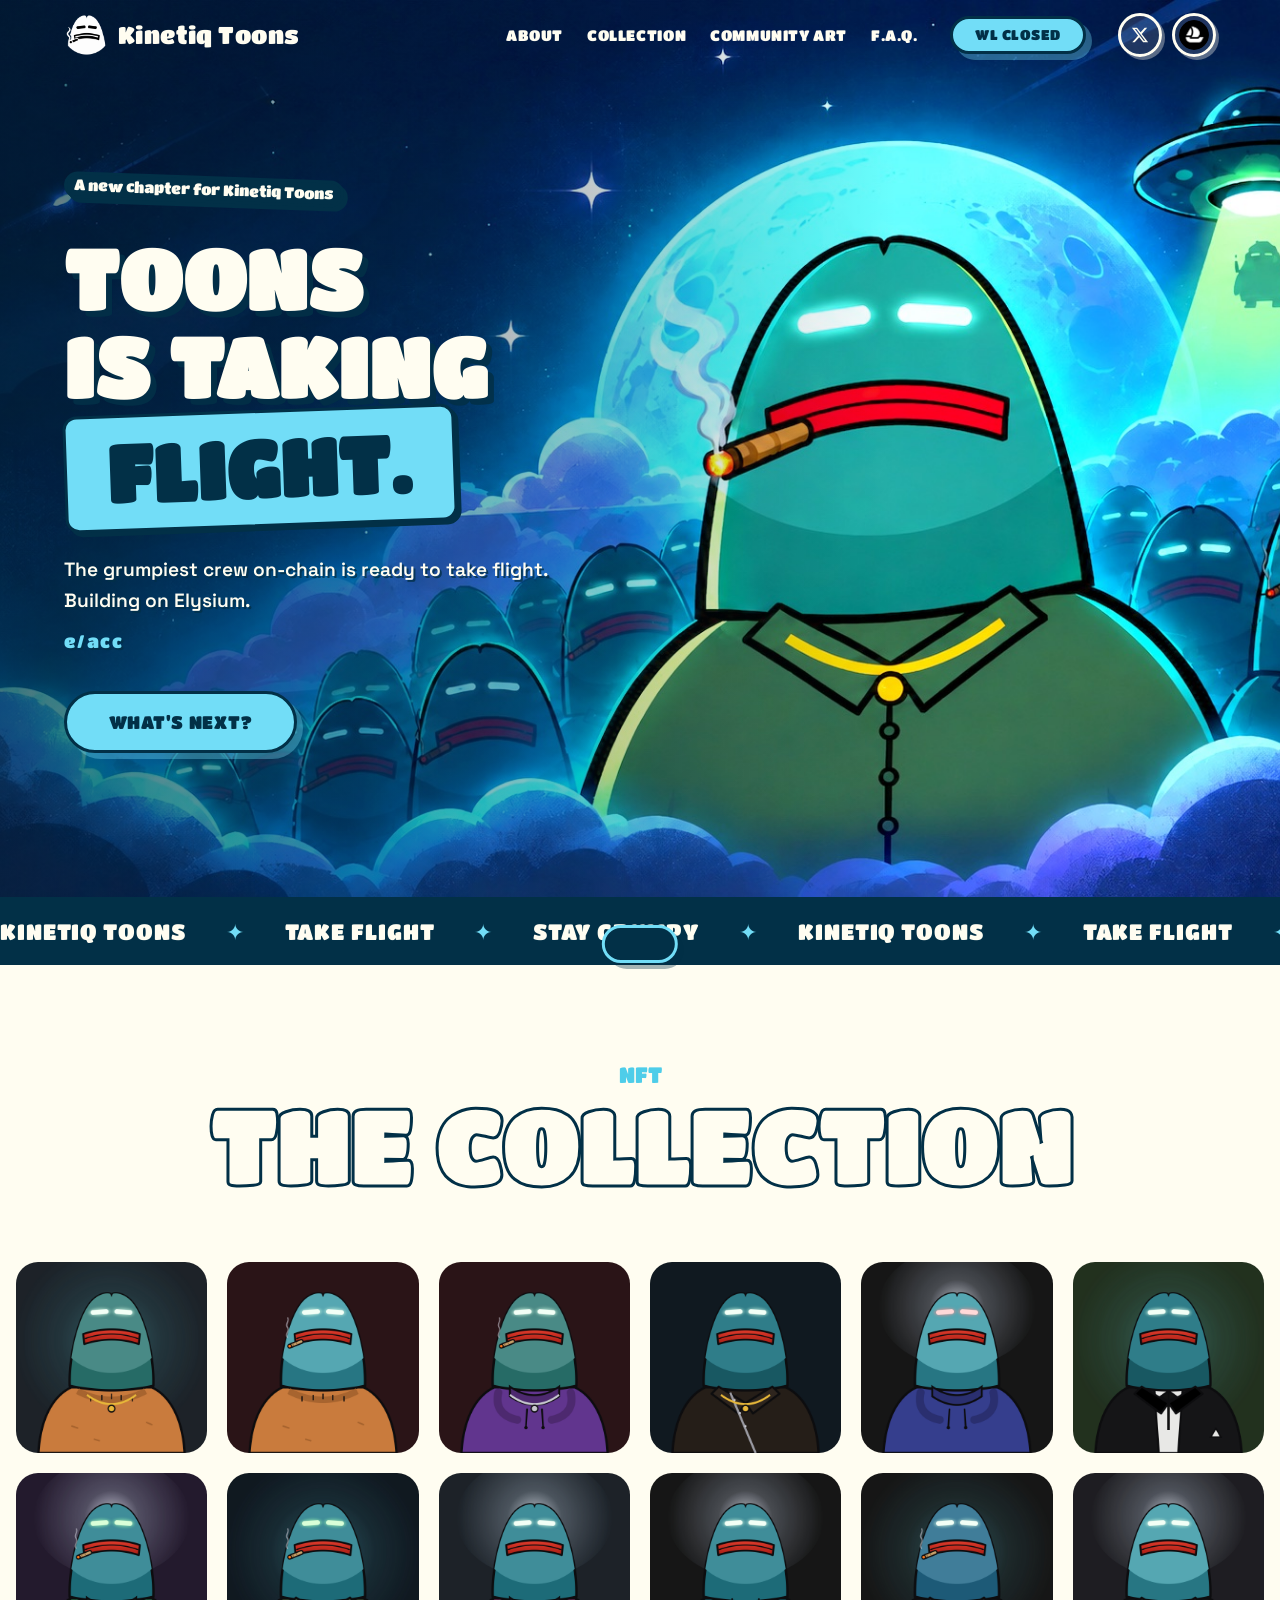
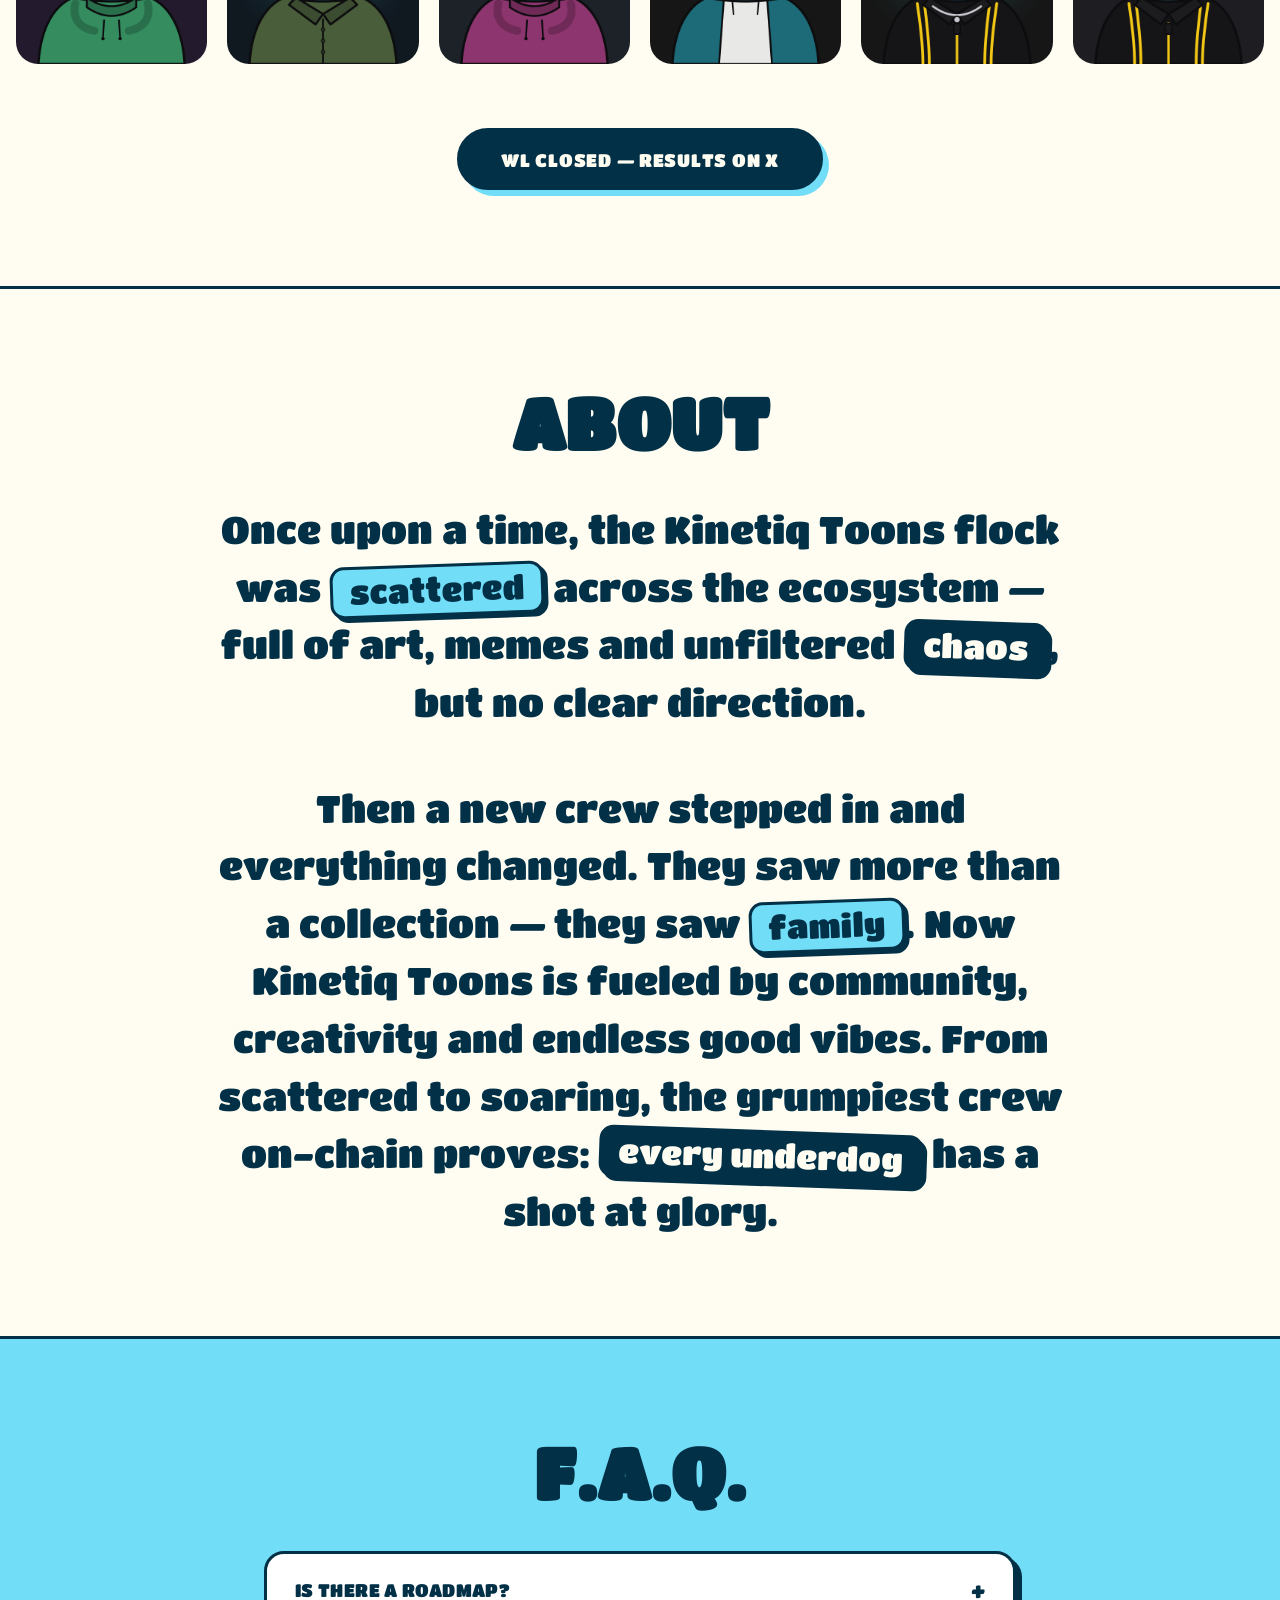
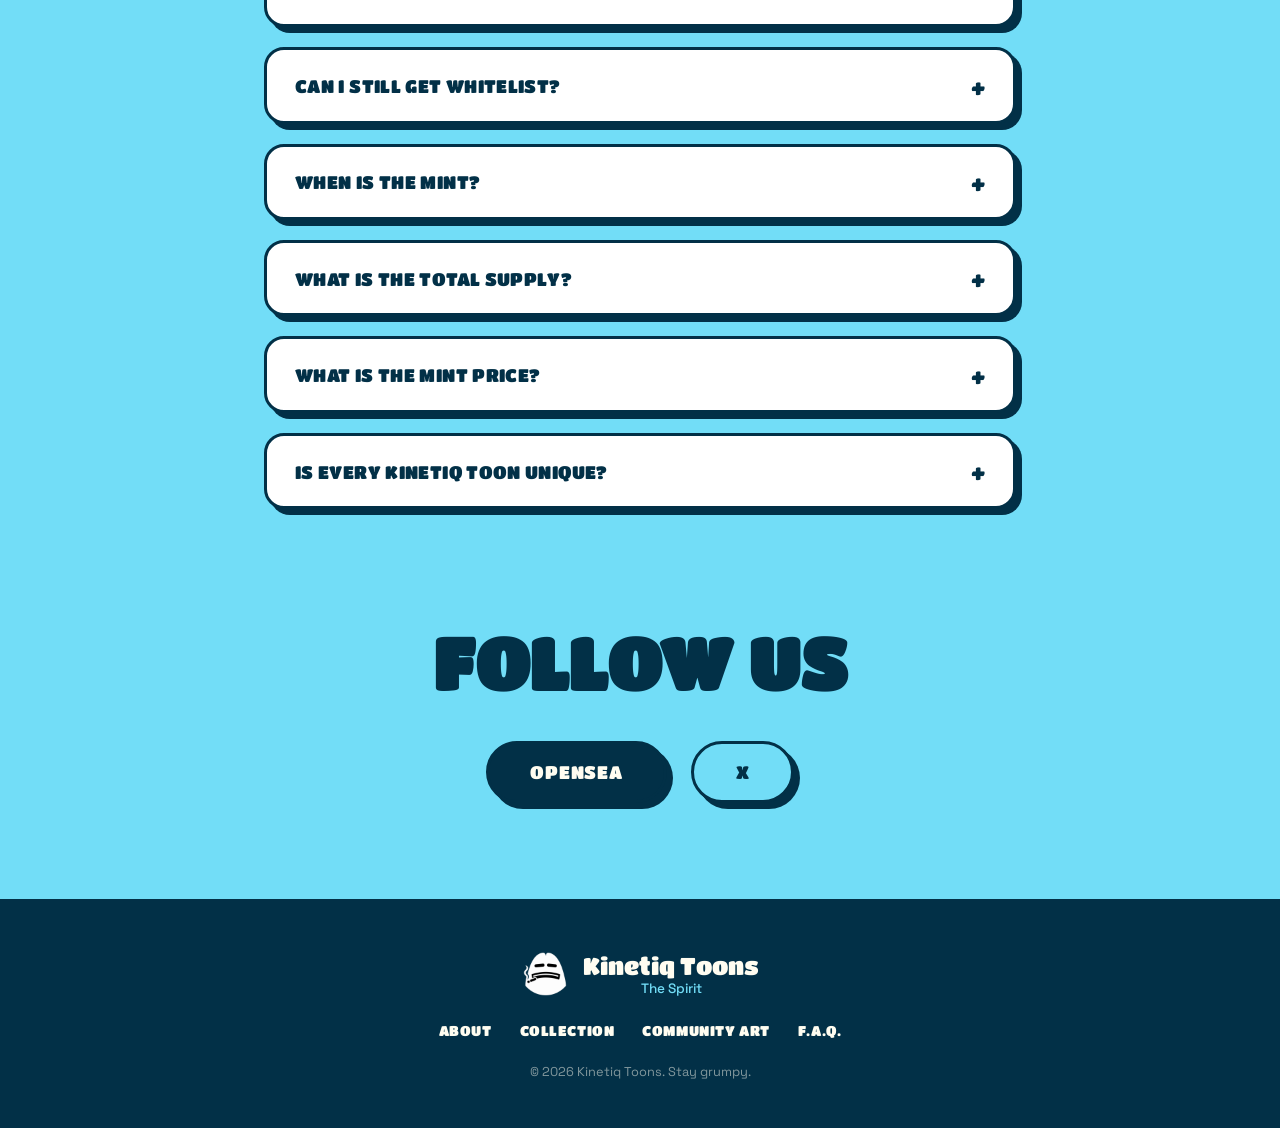
<file: index.html>
<!DOCTYPE html>
<html lang="en">
<head>
  <meta charset="UTF-8">
  <meta name="viewport" content="width=device-width, initial-scale=1.0">
  <title>Kinetiq Toons — Take Flight</title>
  <meta name="description" content="The grumpiest crew on-chain is ready to take flight. Building on Elysium.">
  <link rel="icon" type="image/png" href="assets/kftoons-logo.png">
  <link rel="preload" as="image" href="assets/hero-art.jpg">
  <link rel="preconnect" href="https://fonts.googleapis.com">
  <link rel="preconnect" href="https://fonts.gstatic.com" crossorigin>
  <link href="https://fonts.googleapis.com/css2?family=Titan+One&family=Space+Grotesk:wght@400;500;600;700&display=swap" rel="stylesheet">
  <link rel="stylesheet" href="styles.css?v=4">
</head>
<body>

  <!-- ===== NAV ===== -->
  <header class="nav nav-overlay">
    <div class="nav-inner">
      <a class="nav-brand" href="#top">
        <img src="assets/nav-logo.png" alt="Kinetiq Toons logomark" class="nav-logo">
        <span class="nav-wordmark">Kinetiq Toons</span>
      </a>
      <nav class="nav-links">
        <a href="#about" class="nav-link">About</a>
        <a href="#collection" class="nav-link">Collection</a>
        <a href="art.html" class="nav-link">Community Art</a>
        <a href="#faq" class="nav-link">F.A.Q.</a>
      </nav>
      <a href="apply.html" class="btn btn-primary btn-sm nav-cta">WL Closed</a>
      <div class="nav-socials">
        <a href="https://x.com/KToonsNFT" target="_blank" rel="noopener" class="nav-icon" aria-label="X / Twitter">
          <svg viewBox="0 0 24 24" width="18" height="18" fill="currentColor" aria-hidden="true"><path d="M18.244 2.25h3.308l-7.227 8.26 8.502 11.24H16.17l-5.214-6.817L4.99 21.75H1.68l7.73-8.835L1.254 2.25H8.08l4.713 6.231zm-1.161 17.52h1.833L7.084 4.126H5.117z"/></svg>
        </a>
        <a href="https://opensea.io/collection/kinetiqtoons/overview" target="_blank" rel="noopener" class="nav-icon nav-icon-opensea" aria-label="OpenSea">
          <img src="assets/opensea-logo.png" alt="" class="nav-icon-img">
        </a>
      </div>
      <button type="button" class="nav-toggle" aria-label="Menu" aria-expanded="false">
        <span></span><span></span><span></span>
      </button>
    </div>
  </header>

  <main id="top">

    <!-- ===== HERO ===== -->
    <section class="hero">
      <div class="hero-inner">
        <div class="hero-copy">
          <span class="sticker sticker-navy hero-eyebrow">A new chapter for Kinetiq Toons</span>
          <h1 class="hero-title">
            Toons<br>
            is taking<br>
            <span class="sticker sticker-sky">flight.</span>
          </h1>
          <p class="hero-sub">
            The grumpiest crew on-chain is ready to take flight.
            Building on Elysium.
          </p>
          <p class="hero-eacc">e/acc</p>
          <div class="hero-actions">
            <a href="#about" class="btn btn-primary btn-lg">What's Next?</a>
          </div>
        </div>
      </div>
    </section>

    <!-- ===== MARQUEE ===== -->
    <div class="marquee" aria-hidden="true">
      <div class="marquee-track">
        <span>Kinetiq Toons</span><i>✦</i><span>Take Flight</span><i>✦</i><span>Stay Grumpy</span><i>✦</i>
        <span>Kinetiq Toons</span><i>✦</i><span>Take Flight</span><i>✦</i><span>Stay Grumpy</span><i>✦</i>
        <span>Kinetiq Toons</span><i>✦</i><span>Take Flight</span><i>✦</i><span>Stay Grumpy</span><i>✦</i>
        <span>Kinetiq Toons</span><i>✦</i><span>Take Flight</span><i>✦</i><span>Stay Grumpy</span><i>✦</i>
      </div>
    </div>

    <!-- ===== COLLECTION ===== -->
    <section class="collection" id="collection">
      <div class="collection-inner">
        <span class="collection-label">NFT</span>
        <h2 class="collection-heading">The Collection</h2>
        <div class="collection-grid">
          <div class="nft-tile"><img src="assets/collection/112.jpg" alt="Kinetiq Toon sneak peek" loading="lazy"></div>
          <div class="nft-tile"><img src="assets/collection/9.jpg" alt="Kinetiq Toon sneak peek" loading="lazy"></div>
          <div class="nft-tile"><img src="assets/collection/5.jpg" alt="Kinetiq Toon sneak peek" loading="lazy"></div>
          <div class="nft-tile"><img src="assets/collection/7.jpg" alt="Kinetiq Toon sneak peek" loading="lazy"></div>
          <div class="nft-tile"><img src="assets/collection/10.jpg" alt="Kinetiq Toon sneak peek" loading="lazy"></div>
          <div class="nft-tile"><img src="assets/collection/2.jpg" alt="Kinetiq Toon sneak peek" loading="lazy"></div>
          <div class="nft-tile"><img src="assets/collection/12.jpg" alt="Kinetiq Toon sneak peek" loading="lazy"></div>
          <div class="nft-tile"><img src="assets/collection/18.jpg" alt="Kinetiq Toon sneak peek" loading="lazy"></div>
          <div class="nft-tile"><img src="assets/collection/8.jpg" alt="Kinetiq Toon sneak peek" loading="lazy"></div>
          <div class="nft-tile"><img src="assets/collection/6.jpg" alt="Kinetiq Toon sneak peek" loading="lazy"></div>
          <div class="nft-tile"><img src="assets/collection/17.jpg" alt="Kinetiq Toon sneak peek" loading="lazy"></div>
          <div class="nft-tile"><img src="assets/collection/1.jpg" alt="Kinetiq Toon sneak peek" loading="lazy"></div>
        </div>
        <div class="collection-cta">
          <a href="https://x.com/KToonsNFT" target="_blank" rel="noopener" class="btn btn-navy btn-lg">WL Closed — Results on X</a>
        </div>
      </div>
    </section>

    <!-- ===== ABOUT ===== -->
    <section class="about" id="about">
      <div class="section-inner">
        <h2 class="section-heading">About</h2>
        <p class="about-story">
          Once upon a time, the Kinetiq Toons flock was
          <span class="sticker sticker-sky">scattered</span> across the ecosystem —
          full of art, memes and unfiltered
          <span class="sticker sticker-navy">chaos</span>, but no clear direction.
        </p>
        <p class="about-story">
          Then a new crew stepped in and everything changed. They saw more than
          a collection — they saw <span class="sticker sticker-sky">family</span>.
          Now Kinetiq Toons is fueled by community, creativity and endless good vibes.
          From scattered to soaring, the grumpiest crew on-chain proves:
          <span class="sticker sticker-navy">every underdog</span> has a shot at glory.
        </p>
      </div>
    </section>

    <!-- ===== FAQ ===== -->
    <section class="faq" id="faq">
      <div class="section-inner section-narrow">
        <h2 class="section-heading">F.A.Q.</h2>
        <details class="faq-item">
          <summary>Is there a roadmap?</summary>
          <p>No roadmap but we are fully committed to building the Kinetiq Toons brand and IP !!!</p>
        </details>
        <details class="faq-item">
          <summary>Can I still get whitelist?</summary>
          <p>No — WL applications are now closed. Results will be announced on X, and WL holders will be able to participate in the mint.</p>
        </details>
        <details class="faq-item">
          <summary>When is the mint?</summary>
          <p>To be announced! Sign up above and follow us on X so you don't miss it.</p>
        </details>
        <details class="faq-item">
          <summary>What is the total supply?</summary>
          <p>5555 Kinetiq Toons. That's it — once they're gone, they're gone.</p>
        </details>
        <details class="faq-item">
          <summary>What is the mint price?</summary>
          <p>Free mint for WL holders. For everyone else, $1 or less. Grumpy art shouldn't cost a fortune.</p>
        </details>
        <details class="faq-item">
          <summary>Is every Kinetiq Toon unique?</summary>
          <p>Yes — every piece of art has its own uniqueness. No two Toons in the flock are the same.</p>
        </details>
      </div>
    </section>

    <!-- ===== SOCIALS ===== -->
    <section class="socials">
      <div class="section-inner">
        <h2 class="section-heading">Follow us</h2>
        <div class="socials-row">
          <a href="https://opensea.io/collection/kinetiqtoons/overview" target="_blank" rel="noopener" class="btn btn-navy btn-lg">OpenSea</a>
          <a href="https://x.com/KToonsNFT" target="_blank" rel="noopener" class="btn btn-sky btn-lg">X</a>
        </div>
      </div>
    </section>

  </main>

  <!-- ===== FOOTER ===== -->
  <footer class="footer">
    <div class="footer-inner">
      <div class="footer-brand">
        <img src="assets/nav-logo.png" alt="Kinetiq Toons logomark" class="footer-logo">
        <div>
          <span class="footer-wordmark">Kinetiq Toons</span>
          <p class="footer-tagline">The Spirit</p>
        </div>
      </div>
      <div class="footer-links">
        <a href="#about">About</a>
        <a href="#collection">Collection</a>
        <a href="art.html">Community Art</a>
        <a href="#faq">F.A.Q.</a>
      </div>
      <p class="footer-note">© 2026 Kinetiq Toons. Stay grumpy.</p>
    </div>
  </footer>

  <!-- ===== TOAST ===== -->
  <div class="toast" id="toast" role="status"></div>

  <script>
    var navToggle = document.querySelector('.nav-toggle');
    var navLinks = document.querySelector('.nav-links');
    navToggle.addEventListener('click', function () {
      var open = navLinks.classList.toggle('open');
      navToggle.setAttribute('aria-expanded', open);
    });
    navLinks.querySelectorAll('a').forEach(function (a) {
      a.addEventListener('click', function () { navLinks.classList.remove('open'); });
    });

    var toast = document.getElementById('toast');
    var toastTimer;
    document.querySelectorAll('[data-soon]').forEach(function (a) {
      a.addEventListener('click', function (e) {
        e.preventDefault();
        toast.textContent = this.getAttribute('data-soon');
        toast.classList.add('show');
        clearTimeout(toastTimer);
        toastTimer = setTimeout(function () { toast.classList.remove('show'); }, 2500);
      });
    });
  </script>
</body>
</html>
</file>
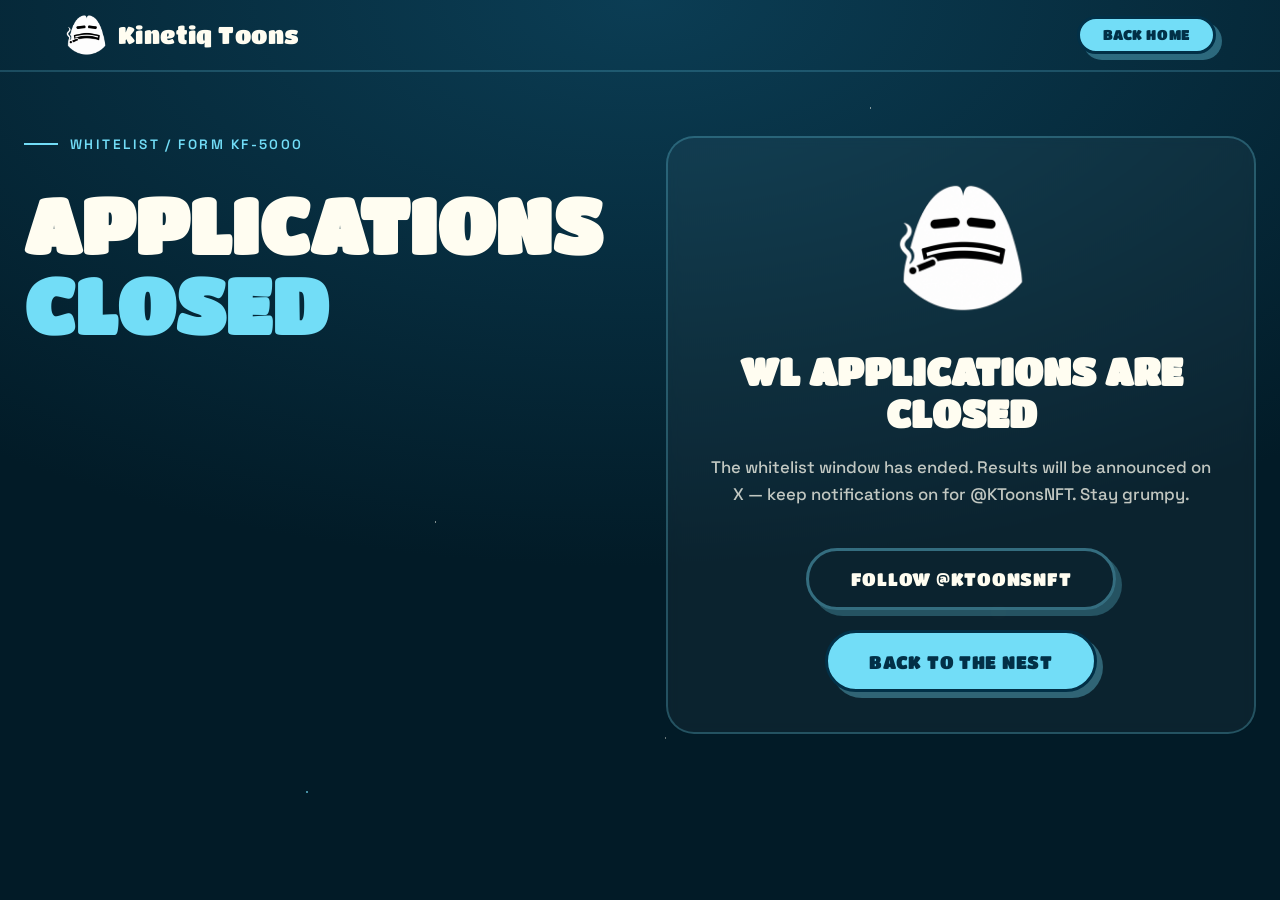
<file: apply.html>
<!DOCTYPE html>
<html lang="en">
<head>
  <meta charset="UTF-8">
  <meta name="viewport" content="width=device-width, initial-scale=1.0">
  <title>Kinetiq Toons — WL Applications Closed</title>
  <meta name="description" content="Kinetiq Toons whitelist applications are now closed. Results will be announced on X.">
  <link rel="icon" type="image/png" href="assets/kftoons-logo.png">
  <link rel="preconnect" href="https://fonts.googleapis.com">
  <link rel="preconnect" href="https://fonts.gstatic.com" crossorigin>
  <link href="https://fonts.googleapis.com/css2?family=Titan+One&family=Space+Grotesk:wght@400;500;600;700&display=swap" rel="stylesheet">
  <link rel="stylesheet" href="styles.css?v=4">
</head>
<body class="apply-body">

  <!-- ===== NAV ===== -->
  <header class="nav nav-dark">
    <div class="nav-inner">
      <a class="nav-brand" href="index.html">
        <img src="assets/nav-logo.png" alt="Kinetiq Toons logomark" class="nav-logo">
        <span class="nav-wordmark">Kinetiq Toons</span>
      </a>
      <a href="index.html" class="btn btn-primary btn-sm nav-cta">Back Home</a>
    </div>
  </header>

  <main class="apply">
    <div class="apply-grid">

      <!-- ===== LEFT: intro ===== -->
      <aside class="apply-side">
        <p class="apply-eyebrow"><span class="dash"></span> Whitelist / Form KF-5000</p>
        <h1 class="apply-title">
          Applications<br>
          <span class="apply-title-accent">closed</span>
        </h1>
      </aside>

      <!-- ===== RIGHT: closed panel ===== -->
      <section class="apply-panel">
        <div class="panel-body">
          <div class="panel-step panel-success is-active">
            <img src="assets/nav-logo.png" alt="" class="success-bird float">
            <h2 class="panel-title">WL applications are closed</h2>
            <p class="panel-text">
              The whitelist window has ended. Results will be announced on X —
              keep notifications on for @KToonsNFT. Stay grumpy.
            </p>
            <div class="panel-actions">
              <a href="https://x.com/KToonsNFT" target="_blank" rel="noopener" class="btn btn-outline-dark btn-lg">Follow @KToonsNFT</a>
              <a href="index.html" class="btn btn-primary btn-lg">Back to the nest</a>
            </div>
          </div>
        </div>
      </section>

    </div>
  </main>

</body>
</html>
</file>
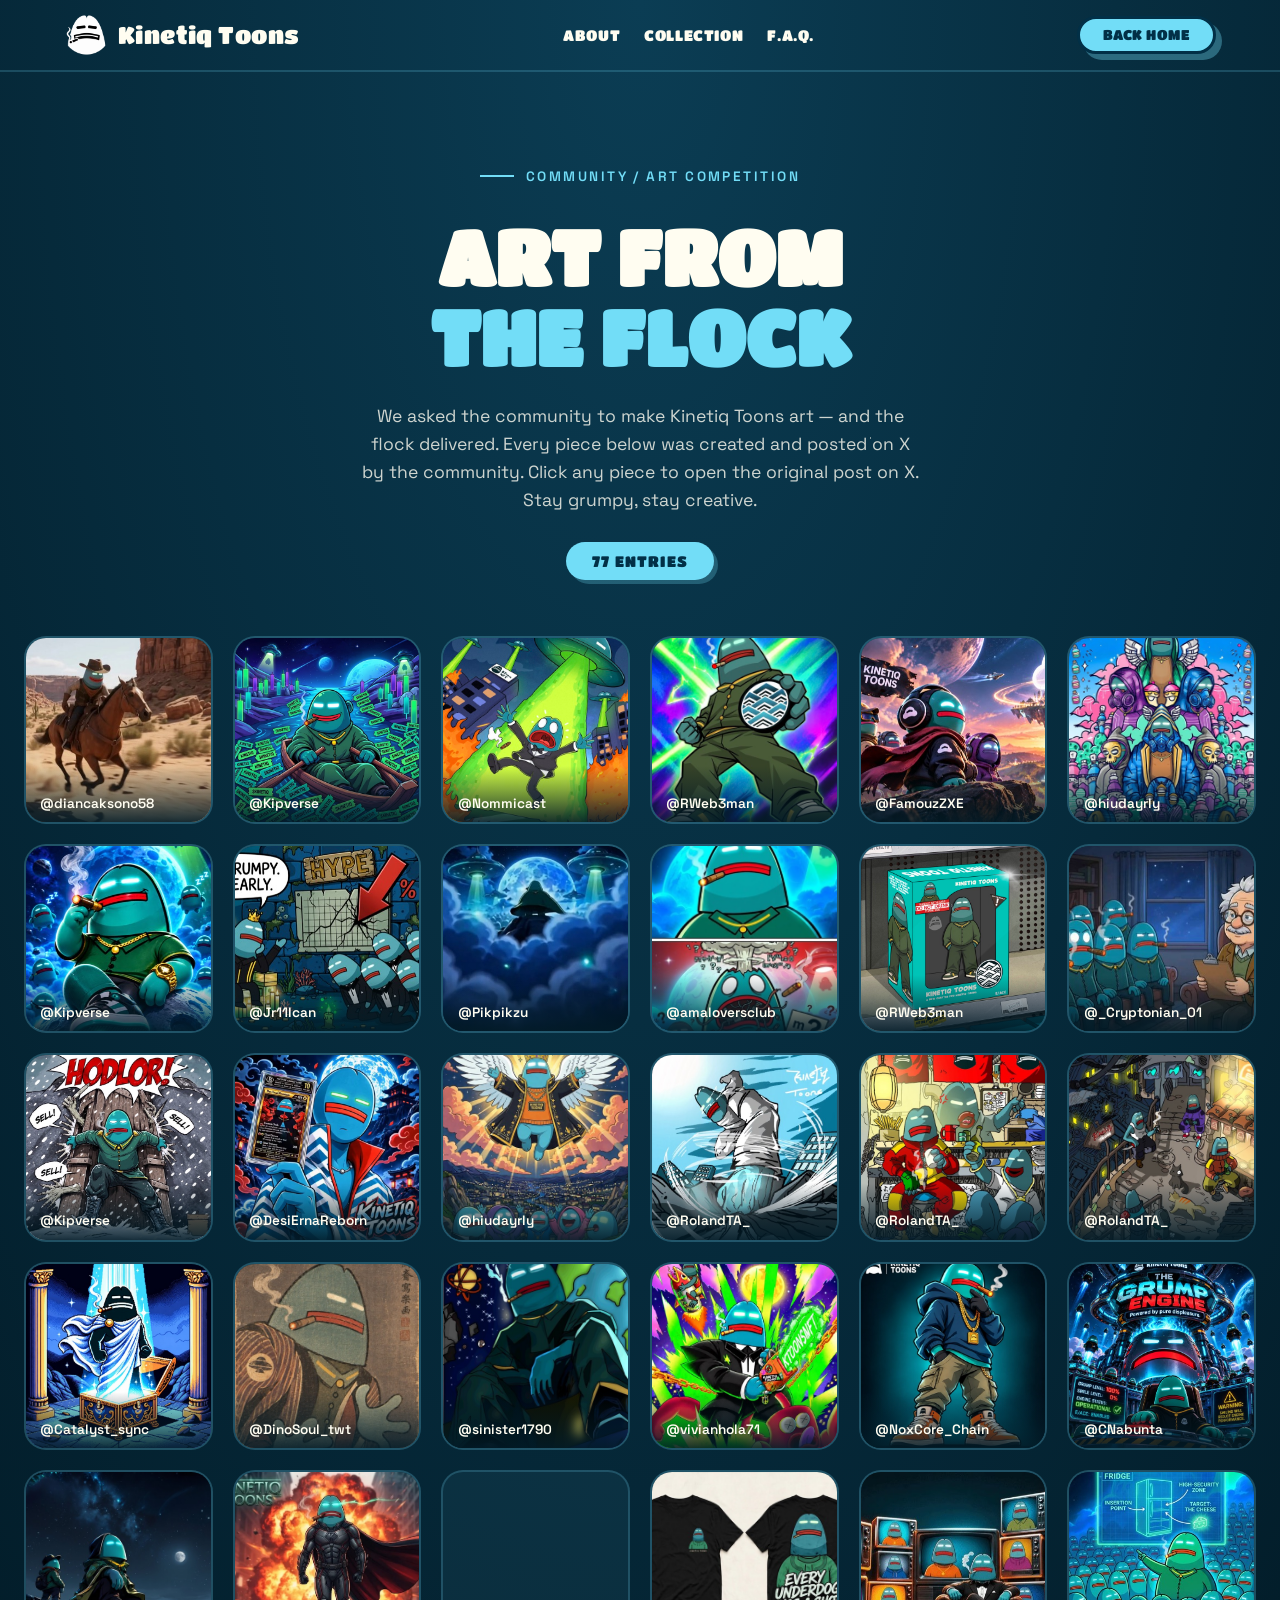
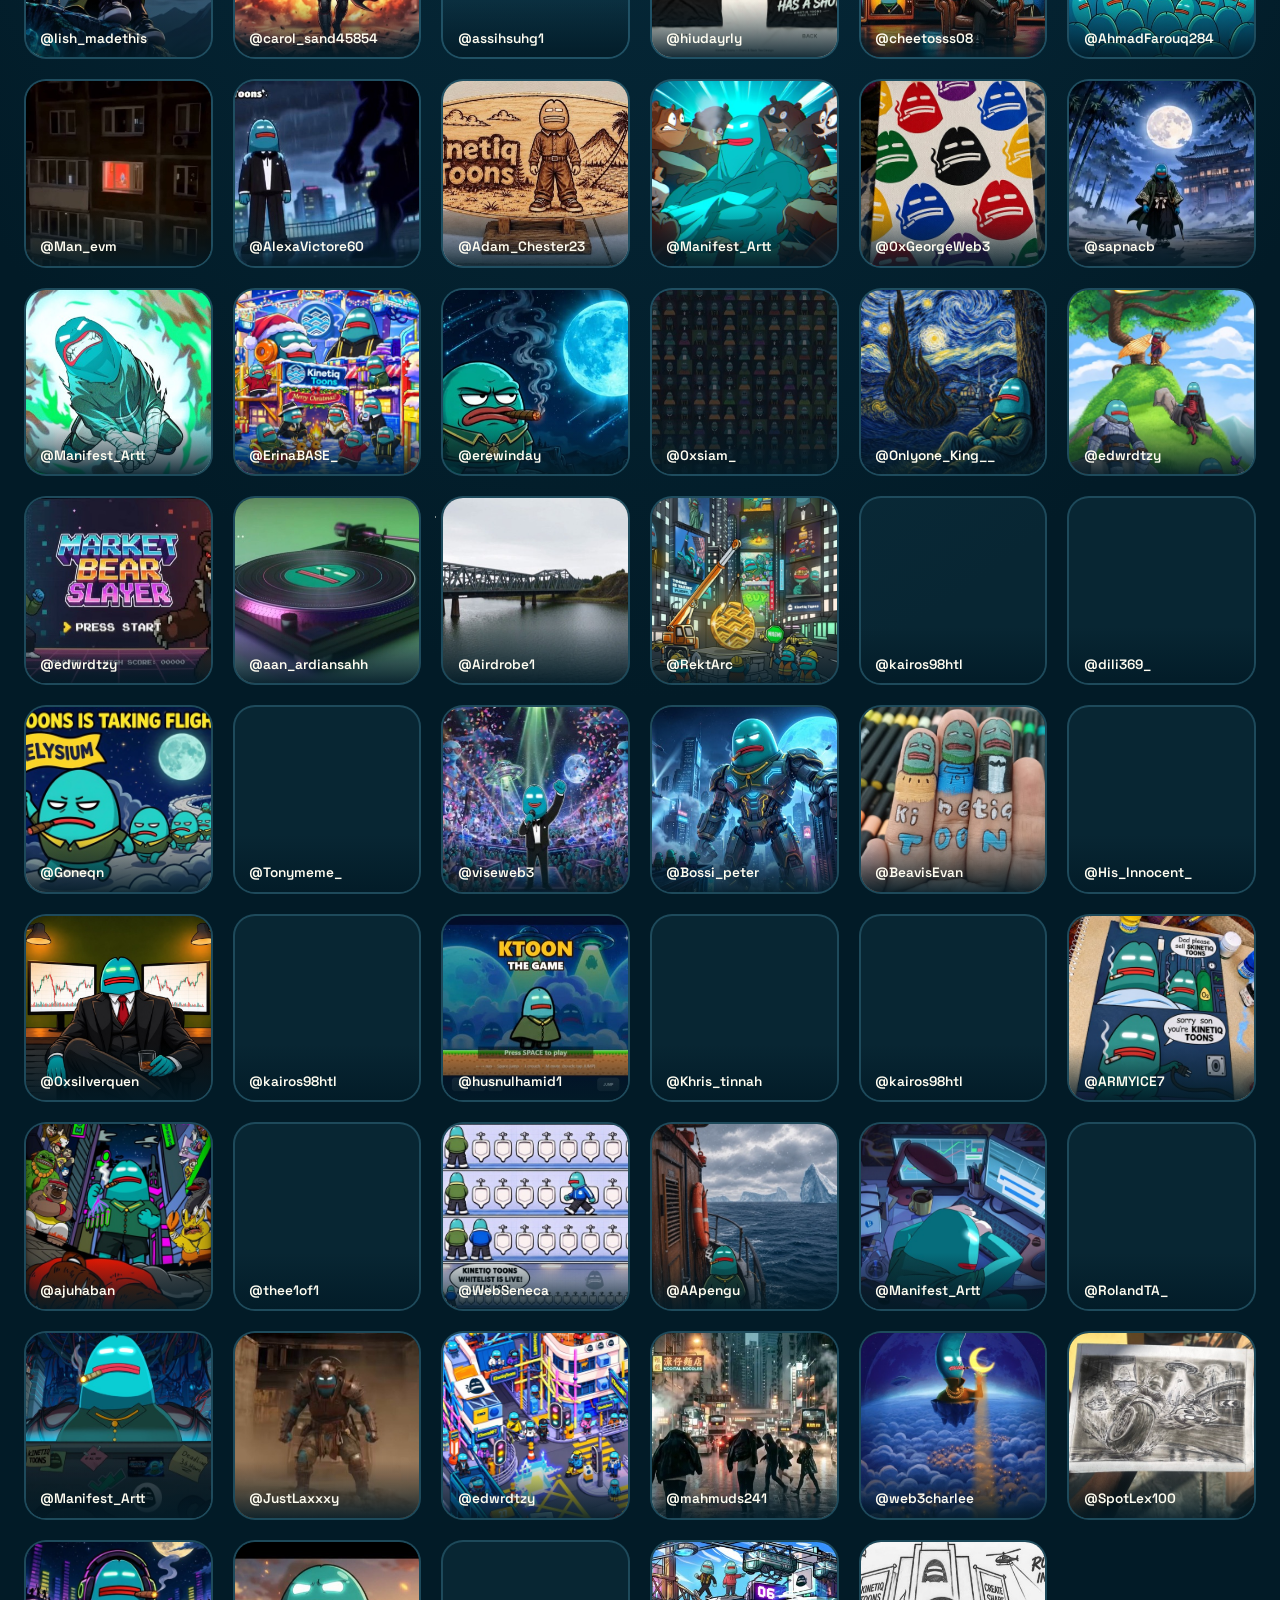
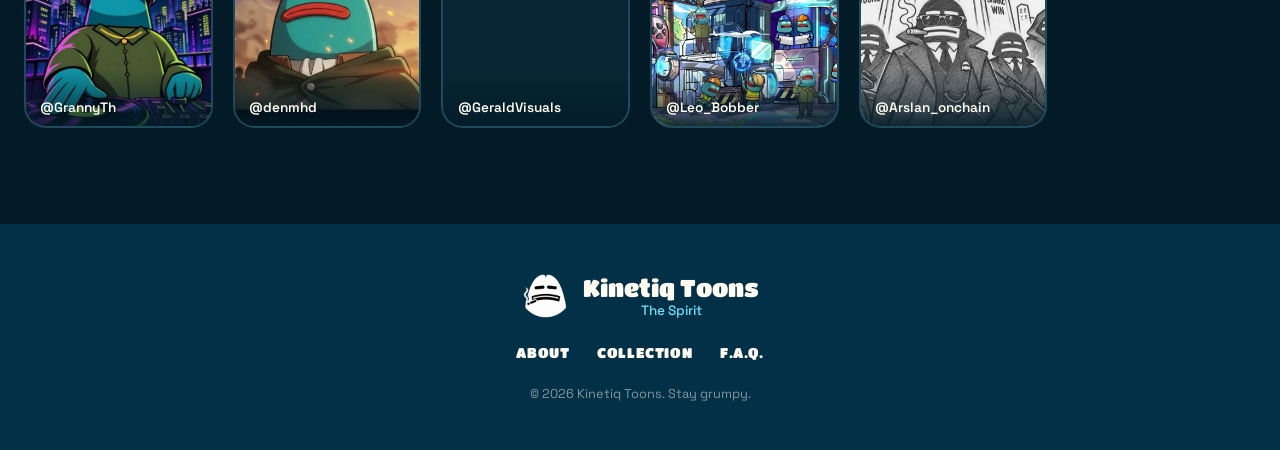
<file: art.html>
<!DOCTYPE html>
<html lang="en">
<head>
  <meta charset="UTF-8">
  <meta name="viewport" content="width=device-width, initial-scale=1.0">
  <title>Kinetiq Toons — Community Art</title>
  <meta name="description" content="Art from the flock — every piece made by the Kinetiq Toons community for the art competition.">
  <link rel="icon" type="image/png" href="assets/kftoons-logo.png">
  <link rel="preconnect" href="https://fonts.googleapis.com">
  <link rel="preconnect" href="https://fonts.gstatic.com" crossorigin>
  <link href="https://fonts.googleapis.com/css2?family=Titan+One&family=Space+Grotesk:wght@400;500;600;700&display=swap" rel="stylesheet">
  <link rel="stylesheet" href="styles.css?v=4">
</head>
<body class="apply-body">

  <!-- ===== NAV ===== -->
  <header class="nav nav-dark">
    <div class="nav-inner">
      <a class="nav-brand" href="index.html">
        <img src="assets/nav-logo.png" alt="Kinetiq Toons logomark" class="nav-logo">
        <span class="nav-wordmark">Kinetiq Toons</span>
      </a>
      <nav class="nav-links">
        <a href="index.html#about" class="nav-link">About</a>
        <a href="index.html#collection" class="nav-link">Collection</a>
        <a href="index.html#faq" class="nav-link">F.A.Q.</a>
      </nav>
      <a href="index.html" class="btn btn-primary btn-sm nav-cta">Back Home</a>
      <button type="button" class="nav-toggle" aria-label="Menu" aria-expanded="false">
        <span></span><span></span><span></span>
      </button>
    </div>
  </header>

  <main>
    <!-- ===== HERO ===== -->
    <section class="art-hero">
      <p class="apply-eyebrow"><span class="dash"></span> Community / Art Competition</p>
      <h1 class="apply-title">
        Art from<br>
        <span class="apply-title-accent">the flock</span>
      </h1>
      <p class="art-hero-sub">
        We asked the community to make Kinetiq Toons art — and the flock
        delivered. Every piece below was created and posted on X by the
        community. Click any piece to open the original post on X. Stay grumpy, stay creative.
      </p>
      <span class="art-count" id="art-count">0 entries</span>
    </section>

    <!-- ===== GALLERY ===== -->
    <section class="art-grid" id="art-grid"></section>
  </main>

  <!-- ===== FOOTER ===== -->
  <footer class="footer">
    <div class="footer-inner">
      <div class="footer-brand">
        <img src="assets/nav-logo.png" alt="Kinetiq Toons logomark" class="footer-logo">
        <div>
          <span class="footer-wordmark">Kinetiq Toons</span>
          <p class="footer-tagline">The Spirit</p>
        </div>
      </div>
      <div class="footer-links">
        <a href="index.html#about">About</a>
        <a href="index.html#collection">Collection</a>
        <a href="index.html#faq">F.A.Q.</a>
      </div>
      <p class="footer-note">© 2026 Kinetiq Toons. Stay grumpy.</p>
    </div>
  </footer>

  <script>
    var navToggle = document.querySelector('.nav-toggle');
    var navLinks = document.querySelector('.nav-links');
    navToggle.addEventListener('click', function () {
      var open = navLinks.classList.toggle('open');
      navToggle.setAttribute('aria-expanded', open);
    });
    navLinks.querySelectorAll('a').forEach(function (a) {
      a.addEventListener('click', function () { navLinks.classList.remove('open'); });
    });

    /* ============================================================
       COMMUNITY ART ENTRIES
       Har entry: { img: 'assets/community-art/<file>', handle: '<artist X handle>', tweet: '<tweet url>' }
       ============================================================ */
    var ART = [
      { img: 'assets/community-art/diancaksono58-2120145799678169339.jpg', handle: 'diancaksono58', tweet: 'https://x.com/diancaksono58/status/2120145799678169339' },
      { img: 'assets/community-art/kipverse-2120378270583496857.jpg', handle: 'Kipverse', tweet: 'https://x.com/Kipverse/status/2120378270583496857' },
      { img: 'assets/community-art/nommicast-2120418142057107657.jpg', handle: 'Nommicast', tweet: 'https://x.com/Nommicast/status/2120418142057107657' },
      { img: 'assets/community-art/rweb3man-2120443161839579493.jpg', handle: 'RWeb3man', tweet: 'https://x.com/RWeb3man/status/2120443161839579493' },
      { img: 'assets/community-art/famouzzxe-2120443741198561535.jpg', handle: 'FamouzZXE', tweet: 'https://x.com/FamouzZXE/status/2120443741198561535' },
      { img: 'assets/community-art/hiudayrly-2120480026428883330.jpg', handle: 'hiudayrly', tweet: 'https://x.com/hiudayrly/status/2120480026428883330' },
      { img: 'assets/community-art/kipverse-2120482228253732960.jpg', handle: 'Kipverse', tweet: 'https://x.com/Kipverse/status/2120482228253732960' },
      { img: 'assets/community-art/jr11ican-2120497182495457612.jpg', handle: 'Jr11Ican', tweet: 'https://x.com/Jr11Ican/status/2120497182495457612' },
      { img: 'assets/community-art/pikpikzu-2120552497064628231.jpg', handle: 'Pikpikzu', tweet: 'https://x.com/Pikpikzu/status/2120552497064628231' },
      { img: 'assets/community-art/amaloversclub-2120401466120614090.jpg', handle: 'amaloversclub', tweet: 'https://x.com/amaloversclub/status/2120401466120614090' },
      { img: 'assets/community-art/rweb3man-2120422275610796537.jpg', handle: 'RWeb3man', tweet: 'https://x.com/RWeb3man/status/2120422275610796537' },
      { img: 'assets/community-art/_cryptonian_01-2120432012506919061.jpg', handle: '_Cryptonian_01', tweet: 'https://x.com/_Cryptonian_01/status/2120432012506919061' },
      { img: 'assets/community-art/kipverse-2120460157054341560.jpg', handle: 'Kipverse', tweet: 'https://x.com/Kipverse/status/2120460157054341560' },
      { img: 'assets/community-art/desiernareborn-2120473724763939268.jpg', handle: 'DesiErnaReborn', tweet: 'https://x.com/DesiErnaReborn/status/2120473724763939268' },
      { img: 'assets/community-art/hiudayrly-2120479682214691021.jpg', handle: 'hiudayrly', tweet: 'https://x.com/hiudayrly/status/2120479682214691021' },
      { img: 'assets/community-art/rolandta_-2120588365070573863.jpg', handle: 'RolandTA_', tweet: 'https://x.com/RolandTA_/status/2120588365070573863' },
      { img: 'assets/community-art/rolandta_-2120531770525282452.jpg', handle: 'RolandTA_', tweet: 'https://x.com/RolandTA_/status/2120531770525282452' },
      { img: 'assets/community-art/rolandta_-2120451163518837189.jpg', handle: 'RolandTA_', tweet: 'https://x.com/RolandTA_/status/2120451163518837189' },
      { img: 'assets/community-art/catalyst_sync-2120485623018500531.jpg', handle: 'Catalyst_sync', tweet: 'https://x.com/Catalyst_sync/status/2120485623018500531' },
      { img: 'assets/community-art/dinosoul_twt-2120489100520427749.jpg', handle: 'DinoSoul_twt', tweet: 'https://x.com/DinoSoul_twt/status/2120489100520427749' },
      { img: 'assets/community-art/sinister1790-2120583706230612189.jpg', handle: 'sinister1790', tweet: 'https://x.com/sinister1790/status/2120583706230612189' },
      { img: 'assets/community-art/vivianhola71-2120391483102802361.jpg', handle: 'vivianhola71', tweet: 'https://x.com/vivianhola71/status/2120391483102802361' },
      { img: 'assets/community-art/noxcore_chain-2120446576782873011.jpg', handle: 'NoxCore_Chain', tweet: 'https://x.com/NoxCore_Chain/status/2120446576782873011' },
      { img: 'assets/community-art/cnabunta-2120487192980033571.jpg', handle: 'CNabunta', tweet: 'https://x.com/CNabunta/status/2120487192980033571' },
      { img: 'assets/community-art/lish_madethis-2120531220773601743.jpg', handle: 'lish_madethis', tweet: 'https://x.com/lish_madethis/status/2120531220773601743' },
      { img: 'assets/community-art/carol_sand45854-2120559388180296059.jpg', handle: 'carol_sand45854', tweet: 'https://x.com/carol_sand45854/status/2120559388180296059' },
      { img: 'assets/community-art/assihsuhg1-2120105865839862203.jpg', handle: 'assihsuhg1', tweet: 'https://x.com/assihsuhg1/status/2120105865839862203' },
      { img: 'assets/community-art/hiudayrly-2120113252784869733.jpg', handle: 'hiudayrly', tweet: 'https://x.com/hiudayrly/status/2120113252784869733' },
      { img: 'assets/community-art/cheetosss08-2120138532044112373.jpg', handle: 'cheetosss08', tweet: 'https://x.com/cheetosss08/status/2120138532044112373' },
      { img: 'assets/community-art/ahmadfarouq284-2120178829507629315.jpg', handle: 'AhmadFarouq284', tweet: 'https://x.com/AhmadFarouq284/status/2120178829507629315' },
      { img: 'assets/community-art/man_evm-2120231810672284081.jpg', handle: 'Man_evm', tweet: 'https://x.com/Man_evm/status/2120231810672284081' },
      { img: 'assets/community-art/alexavictore60-2120428380835234220.jpg', handle: 'AlexaVictore60', tweet: 'https://x.com/AlexaVictore60/status/2120428380835234220' },
      { img: 'assets/community-art/adam_chester23-2120451593145639296.jpg', handle: 'Adam_Chester23', tweet: 'https://x.com/Adam_Chester23/status/2120451593145639296' },
      { img: 'assets/community-art/manifest_artt-2120509395985420506.jpg', handle: 'Manifest_Artt', tweet: 'https://x.com/Manifest_Artt/status/2120509395985420506' },
      { img: 'assets/community-art/0xgeorgeweb3-2120584870086803754.jpg', handle: '0xGeorgeWeb3', tweet: 'https://x.com/0xGeorgeWeb3/status/2120584870086803754' },
      { img: 'assets/community-art/sapnacb-2120360706122068398.jpg', handle: 'sapnacb', tweet: 'https://x.com/sapnacb/status/2120360706122068398' },
      { img: 'assets/community-art/manifest_artt-2120462136006644080.jpg', handle: 'Manifest_Artt', tweet: 'https://x.com/Manifest_Artt/status/2120462136006644080' },
      { img: 'assets/community-art/erinabase_-2120468118397137000.jpg', handle: 'ErinaBASE_', tweet: 'https://x.com/ErinaBASE_/status/2120468118397137000' },
      { img: 'assets/community-art/erewinday-2120111546256994384.jpg', handle: 'erewinday', tweet: 'https://x.com/erewinday/status/2120111546256994384' },
      { img: 'assets/community-art/0xsiam_-2120116518352781589.jpg', handle: '0xsiam_', tweet: 'https://x.com/0xsiam_/status/2120116518352781589' },
      { img: 'assets/community-art/onlyone_king__-2120123490661523495.jpg', handle: 'Onlyone_King__', tweet: 'https://x.com/Onlyone_King__/status/2120123490661523495' },
      { img: 'assets/community-art/edwrdtzy-2120502889550647390.jpg', handle: 'edwrdtzy', tweet: 'https://x.com/edwrdtzy/status/2120502889550647390' },
      { img: 'assets/community-art/edwrdtzy-2120552180042404003.jpg', handle: 'edwrdtzy', tweet: 'https://x.com/edwrdtzy/status/2120552180042404003' },
      { img: 'assets/community-art/aan_ardiansahh-2120423159526781221.jpg', handle: 'aan_ardiansahh', tweet: 'https://x.com/aan_ardiansahh/status/2120423159526781221' },
      { img: 'assets/community-art/airdrobe1-2120557599494168980.jpg', handle: 'Airdrobe1', tweet: 'https://x.com/Airdrobe1/status/2120557599494168980' },
      { img: 'assets/community-art/rektarc-2120558500506145097.jpg', handle: 'RektArc', tweet: 'https://x.com/RektArc/status/2120558500506145097' },
      { img: 'assets/community-art/kairos98htl-2120564561044787347.jpg', handle: 'kairos98htl', tweet: 'https://x.com/kairos98htl/status/2120564561044787347' },
      { img: 'assets/community-art/dili369_-2120592835510702571.jpg', handle: 'dili369_', tweet: 'https://x.com/dili369_/status/2120592835510702571' },
      { img: 'assets/community-art/goneqn-2120184703638765774.jpg', handle: 'Goneqn', tweet: 'https://x.com/Goneqn/status/2120184703638765774' },
      { img: 'assets/community-art/tonymeme_-2120245725980155977.jpg', handle: 'Tonymeme_', tweet: 'https://x.com/Tonymeme_/status/2120245725980155977' },
      { img: 'assets/community-art/viseweb3-2120391849542348843.jpg', handle: 'viseweb3', tweet: 'https://x.com/viseweb3/status/2120391849542348843' },
      { img: 'assets/community-art/bossi_peter-2120428946739143152.jpg', handle: 'Bossi_peter', tweet: 'https://x.com/Bossi_peter/status/2120428946739143152' },
      { img: 'assets/community-art/beavisevan-2120459203026563573.jpg', handle: 'BeavisEvan', tweet: 'https://x.com/BeavisEvan/status/2120459203026563573' },
      { img: 'assets/community-art/his_innocent_-2120463627706933354.jpg', handle: 'His_Innocent_', tweet: 'https://x.com/His_Innocent_/status/2120463627706933354' },
      { img: 'assets/community-art/0xsilverquen-2120506732069982220.jpg', handle: '0xsilverquen', tweet: 'https://x.com/0xsilverquen/status/2120506732069982220' },
      { img: 'assets/community-art/kairos98htl-2120577198864338965.jpg', handle: 'kairos98htl', tweet: 'https://x.com/kairos98htl/status/2120577198864338965' },
      { img: 'assets/community-art/husnulhamid1-2120581062095196496.jpg', handle: 'husnulhamid1', tweet: 'https://x.com/husnulhamid1/status/2120581062095196496' },
      { img: 'assets/community-art/khris_tinnah-2120582968175419533.jpg', handle: 'Khris_tinnah', tweet: 'https://x.com/Khris_tinnah/status/2120582968175419533' },
      { img: 'assets/community-art/kairos98htl-2120583681328967967.jpg', handle: 'kairos98htl', tweet: 'https://x.com/kairos98htl/status/2120583681328967967' },
      { img: 'assets/community-art/armyice7-2120272900762865801.jpg', handle: 'ARMYICE7', tweet: 'https://x.com/ARMYICE7/status/2120272900762865801' },
      { img: 'assets/community-art/ajuhaban-2120361279860941280.jpg', handle: 'ajuhaban', tweet: 'https://x.com/ajuhaban/status/2120361279860941280' },
      { img: 'assets/community-art/thee1of1-2120365112779317498.jpg', handle: 'thee1of1', tweet: 'https://x.com/thee1of1/status/2120365112779317498' },
      { img: 'assets/community-art/webseneca-2120163545312620624.jpg', handle: 'WebSeneca', tweet: 'https://x.com/WebSeneca/status/2120163545312620624' },
      { img: 'assets/community-art/aapengu-2120123911727620606.jpg', handle: 'AApengu', tweet: 'https://x.com/AApengu/status/2120123911727620606' },
      { img: 'assets/community-art/manifest_artt-2120431724236587465.jpg', handle: 'Manifest_Artt', tweet: 'https://x.com/Manifest_Artt/status/2120431724236587465' },
      { img: 'assets/community-art/rolandta_-2120201337317003478.jpg', handle: 'RolandTA_', tweet: 'https://x.com/RolandTA_/status/2120201337317003478' },
      { img: 'assets/community-art/manifest_artt-2120303376382533800.jpg', handle: 'Manifest_Artt', tweet: 'https://x.com/Manifest_Artt/status/2120303376382533800' },
      { img: 'assets/community-art/justlaxxxy-2120221702869422364.jpg', handle: 'JustLaxxxy', tweet: 'https://x.com/JustLaxxxy/status/2120221702869422364' },
      { img: 'assets/community-art/edwrdtzy-2120353415381520659.jpg', handle: 'edwrdtzy', tweet: 'https://x.com/edwrdtzy/status/2120353415381520659' },
      { img: 'assets/community-art/mahmuds241-2120567876180652450.jpg', handle: 'mahmuds241', tweet: 'https://x.com/mahmuds241/status/2120567876180652450' },
      { img: 'assets/community-art/web3charlee-2120275824674746707.jpg', handle: 'web3charlee', tweet: 'https://x.com/web3charlee/status/2120275824674746707' },
      { img: 'assets/community-art/spotlex100-2120539283593343228.jpg', handle: 'SpotLex100', tweet: 'https://x.com/SpotLex100/status/2120539283593343228' },
      { img: 'assets/community-art/grannyth-2120546964966117571.jpg', handle: 'GrannyTh', tweet: 'https://x.com/GrannyTh/status/2120546964966117571' },
      { img: 'assets/community-art/denmhd-2120212936249762006.jpg', handle: 'denmhd', tweet: 'https://x.com/denmhd/status/2120212936249762006' },
      { img: 'assets/community-art/geraldvisuals-2120450205585715417.jpg', handle: 'GeraldVisuals', tweet: 'https://x.com/GeraldVisuals/status/2120450205585715417' },
      { img: 'assets/community-art/leo_bobber-2120474434637295793.jpg', handle: 'Leo_Bobber', tweet: 'https://x.com/Leo_Bobber/status/2120474434637295793' },
      { img: 'assets/community-art/arslan_onchain-2120534487150858332.jpg', handle: 'Arslan_onchain', tweet: 'https://x.com/Arslan_onchain/status/2120534487150858332' }
    ];

    var grid = document.getElementById('art-grid');
    var countEl = document.getElementById('art-count');
    countEl.textContent = ART.length + (ART.length === 1 ? ' entry' : ' entries');

    ART.forEach(function (item) {
      var link = document.createElement('a');
      link.className = 'art-thumb';
      link.href = item.tweet;
      link.target = '_blank';
      link.rel = 'noopener';
      link.setAttribute('aria-label', 'View art by @' + item.handle + ' on X');

      var img = document.createElement('img');
      img.src = item.img;
      img.alt = 'Community art by @' + item.handle;
      img.loading = 'lazy';
      img.decoding = 'async';

      var handle = document.createElement('span');
      handle.className = 'art-thumb-handle';
      handle.textContent = '@' + item.handle;

      link.appendChild(img);
      link.appendChild(handle);
      grid.appendChild(link);
    });
  </script>
</body>
</html>
</file>
<file: styles.css>
/* ============================================
   Kftoons — vitoviktor-inspired playful system
   ============================================ */
:root {
  --cream: #FFFDF1;
  --sky: #72DDF7;
  --sky-deep: #4ECDE9;
  --navy: #023047;
  --navy-soft: #0B3D54;
  --white: #FFFFFF;

  --font-display: "Titan One", "Arial Black", sans-serif;
  --font-body: "Space Grotesk", -apple-system, sans-serif;

  --border: 3px solid var(--navy);
  --shadow: 6px 6px 0 var(--navy);
  --shadow-lg: 10px 10px 0 var(--navy);
}

* { margin: 0; padding: 0; box-sizing: border-box; }

html { scroll-behavior: smooth; }

body {
  font-family: var(--font-body);
  background: var(--cream);
  color: var(--navy);
  -webkit-font-smoothing: antialiased;
  overflow-x: hidden;
}

img { max-width: 100%; display: block; }

a { color: inherit; text-decoration: none; }

/* ===== Buttons ===== */
.btn {
  display: inline-flex;
  align-items: center;
  justify-content: center;
  font-family: var(--font-display);
  font-size: 1rem;
  letter-spacing: 0.04em;
  text-transform: uppercase;
  padding: 0.9rem 2rem;
  border-radius: 999px;
  border: var(--border);
  box-shadow: var(--shadow);
  cursor: pointer;
  transition: transform 0.15s ease, box-shadow 0.15s ease, background 0.15s ease;
  white-space: nowrap;
}
.btn:hover {
  transform: translate(-3px, -3px) rotate(-1deg);
  box-shadow: var(--shadow-lg);
}
.btn:active {
  transform: translate(2px, 2px);
  box-shadow: 2px 2px 0 var(--navy);
}

.btn-primary { background: var(--sky); color: var(--navy); }
.btn-primary:hover { background: var(--sky-deep); }

.btn-sky { background: var(--sky); color: var(--navy); }
.btn-sky:hover { background: var(--sky-deep); }

.btn-navy { background: var(--navy); color: var(--cream); box-shadow: 6px 6px 0 var(--sky); }
.btn-navy:hover { box-shadow: 10px 10px 0 var(--sky); }
.btn-navy:active { box-shadow: 2px 2px 0 var(--sky); }

.btn-sm { font-size: 0.85rem; padding: 0.55rem 1.4rem; box-shadow: 4px 4px 0 var(--navy); }
.btn-lg { font-size: 1.15rem; padding: 1.1rem 2.6rem; }

/* ===== Stickers (highlighted words) ===== */
.sticker {
  display: inline-block;
  font-family: var(--font-display);
  padding: 0.15em 0.5em;
  border: var(--border);
  border-radius: 14px;
  box-shadow: 4px 4px 0 var(--navy);
  transform: rotate(-2deg);
  line-height: 1.1;
}
.sticker-sky { background: var(--sky); color: var(--navy); }
.sticker-navy { background: var(--navy); color: var(--cream); transform: rotate(2deg); }

/* ===== Nav ===== */
.nav {
  position: sticky;
  top: 0;
  z-index: 50;
  background: var(--cream);
  border-bottom: var(--border);
}
.nav-inner {
  max-width: 1200px;
  margin: 0 auto;
  padding: 0.8rem 1.5rem;
  display: flex;
  align-items: center;
  gap: 2rem;
}
.nav-brand { display: flex; align-items: center; gap: 0.6rem; }
.nav-logo { width: 44px; height: 44px; }
.nav-wordmark {
  font-family: var(--font-display);
  font-size: 1.5rem;
  letter-spacing: 0.02em;
}
.nav-links {
  display: flex;
  gap: 1.5rem;
  margin-left: auto;
  align-items: center;
}
.nav-link {
  font-family: var(--font-display);
  font-size: 0.95rem;
  text-transform: uppercase;
  letter-spacing: 0.04em;
  transition: color 0.15s ease, transform 0.15s ease;
}
.nav-link:hover { color: var(--sky-deep); transform: rotate(-2deg); }
.nav-cta { flex-shrink: 0; }
.nav-toggle {
  display: none;
  background: none;
  border: none;
  cursor: pointer;
  padding: 0.4rem;
  flex-shrink: 0;
}
.nav-toggle span {
  display: block;
  width: 24px;
  height: 3px;
  margin: 5px 0;
  border-radius: 2px;
  background: var(--navy);
}
.nav-overlay .nav-toggle span,
.nav-dark .nav-toggle span { background: var(--cream); }
.nav-socials { display: flex; gap: 0.6rem; align-items: center; }
.nav-icon {
  display: inline-flex;
  align-items: center;
  justify-content: center;
  width: 44px;
  height: 44px;
  border: var(--border);
  border-radius: 50%;
  background: var(--white);
  color: var(--navy);
  box-shadow: 3px 3px 0 var(--navy);
  transition: transform 0.15s ease, box-shadow 0.15s ease, background 0.15s ease;
}
.nav-icon:hover {
  background: var(--sky);
  transform: translate(-2px, -2px) rotate(-4deg);
  box-shadow: 5px 5px 0 var(--navy);
}
.nav-icon-opensea {
  background: var(--white);
  overflow: hidden;
  padding: 4px;
}
.nav-icon-img {
  width: 100%;
  height: 100%;
  border-radius: 50%;
  object-fit: cover;
}

/* ===== Nav overlay (transparent over hero artwork) ===== */
.nav-overlay {
  position: absolute;
  top: 0;
  left: 0;
  right: 0;
  background: transparent;
  border-bottom: none;
  backdrop-filter: none;
}
.nav-overlay .nav-wordmark { color: var(--cream); }
.nav-overlay .nav-link { color: var(--cream); }
.nav-overlay .nav-link:hover { color: var(--sky); }
.nav-overlay .nav-icon {
  background: rgba(255, 253, 241, 0.12);
  border-color: var(--cream);
  color: var(--cream);
  box-shadow: 3px 3px 0 rgba(255, 253, 241, 0.35);
}
.nav-overlay .nav-icon:hover {
  background: var(--sky);
  border-color: var(--navy);
  color: var(--navy);
  box-shadow: 5px 5px 0 var(--navy);
}

/* ===== Hero ===== */
.hero {
  position: relative;
  background: url("assets/hero-art.jpg") center / cover no-repeat;
  border-bottom: var(--border);
  min-height: 100vh;
  display: flex;
  align-items: center;
  overflow: hidden;
}
.hero::before {
  content: "";
  position: absolute;
  inset: 0;
  background: linear-gradient(
    90deg,
    rgba(2, 27, 39, 0.6) 0%,
    rgba(2, 27, 39, 0.25) 45%,
    rgba(2, 27, 39, 0) 70%
  );
}
.hero-inner {
  position: relative;
  max-width: 1200px;
  width: 100%;
  margin: 0 auto;
  padding: 8rem 1.5rem 6rem;
  text-align: left;
}
.hero-copy { max-width: 600px; }
.hero-eyebrow { font-size: 0.95rem; margin-bottom: 2rem; }
.hero-title {
  font-family: var(--font-display);
  font-size: clamp(2.6rem, 6.5vw, 5.5rem);
  line-height: 1.05;
  text-transform: uppercase;
  letter-spacing: 0.01em;
  color: var(--cream);
  text-shadow: 6px 6px 0 rgba(2, 48, 71, 0.9);
}
.hero-title .sticker { font-size: 0.95em; text-shadow: none; }
.hero-sub {
  margin: 1.75rem 0 0;
  font-size: 1.2rem;
  font-weight: 600;
  line-height: 1.6;
  max-width: 46ch;
  color: var(--cream);
  text-shadow: 2px 2px 0 rgba(2, 48, 71, 0.8);
}
.hero-eacc {
  margin-top: 0.9rem;
  font-family: var(--font-display);
  font-size: 1.1rem;
  letter-spacing: 0.08em;
  color: var(--sky);
  text-shadow: 2px 2px 0 rgba(2, 48, 71, 0.8);
}
.hero-actions {
  margin-top: 2.5rem;
  display: flex;
  gap: 1.25rem;
  flex-wrap: wrap;
  justify-content: flex-start;
}

.float { animation: float 5s ease-in-out infinite; }
@keyframes float {
  0%, 100% { transform: translateY(0) rotate(-3deg); }
  50% { transform: translateY(-16px) rotate(3deg); }
}

/* ===== Marquee ===== */
.marquee {
  background: var(--navy);
  color: var(--cream);
  overflow: hidden;
  padding: 1.1rem 0;
  border-bottom: var(--border);
}
.marquee-track {
  display: flex;
  align-items: center;
  gap: 2.5rem;
  width: max-content;
  animation: marquee 22s linear infinite;
  font-family: var(--font-display);
  font-size: 1.4rem;
  text-transform: uppercase;
  letter-spacing: 0.04em;
  white-space: nowrap;
}
.marquee-track i {
  font-style: normal;
  color: var(--sky);
}
@keyframes marquee {
  to { transform: translateX(-50%); }
}

/* ===== Shared sections ===== */
.section-inner {
  max-width: 1200px;
  margin: 0 auto;
  padding: 6rem 1.5rem;
  text-align: center;
}
.section-narrow { max-width: 800px; }
.section-heading {
  font-family: var(--font-display);
  font-size: clamp(2.6rem, 6vw, 4.5rem);
  text-transform: uppercase;
  line-height: 1.05;
  margin-bottom: 2.5rem;
}

/* ===== About ===== */
.about { background: var(--cream); border-bottom: var(--border); }
.about .section-inner { max-width: 900px; }
.about-story {
  font-family: var(--font-display);
  font-size: clamp(1.5rem, 3.2vw, 2.4rem);
  line-height: 1.5;
  margin-bottom: 3rem;
}
.about-story:last-child { margin-bottom: 0; }
.about-story .sticker { font-size: 0.85em; }

/* ===== Socials ===== */
.socials {
  background: var(--sky);
  border-bottom: var(--border);
}
.socials .section-inner { padding-top: 3rem; }
.socials-row {
  display: flex;
  justify-content: center;
  gap: 1.5rem;
  flex-wrap: wrap;
}
.socials .btn-navy { box-shadow: var(--shadow); }
.socials .btn-navy:hover { box-shadow: var(--shadow-lg); }
.socials .btn-navy:active { box-shadow: 2px 2px 0 var(--navy); }

/* ===== Collection ===== */
.collection { background: var(--cream); border-bottom: var(--border); }
.collection-inner {
  padding: 6rem 1rem;
  text-align: center;
}
.collection-label {
  display: inline-block;
  font-family: var(--font-display);
  font-size: 1.4rem;
  text-transform: uppercase;
  color: var(--sky-deep);
  margin-bottom: 0.5rem;
}
.collection-heading {
  font-family: var(--font-display);
  font-size: clamp(2.8rem, 8vw, 7rem);
  text-transform: uppercase;
  line-height: 1;
  margin-bottom: 4rem;
  color: transparent;
  -webkit-text-stroke: 3px var(--navy);
}
.collection-grid {
  display: grid;
  grid-template-columns: repeat(6, 1fr);
  gap: 1.25rem;
  max-width: 1600px;
  margin: 0 auto;
}
.nft-tile {
  background: var(--tile-bg, var(--sky));
  border-radius: 22px;
  overflow: hidden;
  aspect-ratio: 1;
  display: flex;
  align-items: center;
  justify-content: center;
  transition: transform 0.2s ease;
}
.nft-tile img {
  width: 100%;
  height: 100%;
  object-fit: cover;
  transition: transform 0.25s ease;
}
.nft-tile:hover { transform: translateY(-6px) rotate(-1deg); }
.nft-tile:hover img { transform: scale(1.07) rotate(2deg); }
.collection-cta { margin-top: 4rem; }

/* ===== FAQ ===== */
.faq { background: var(--sky); }
.faq .section-inner { padding-bottom: 3rem; }
.faq-item {
  background: var(--white);
  border: var(--border);
  border-radius: 20px;
  box-shadow: var(--shadow);
  margin-bottom: 1.25rem;
  text-align: left;
  overflow: hidden;
  transition: transform 0.15s ease, box-shadow 0.15s ease;
}
.faq-item:hover {
  transform: translate(-2px, -2px);
  box-shadow: 8px 8px 0 var(--navy);
}
.faq-item summary {
  font-family: var(--font-display);
  font-size: 1.15rem;
  text-transform: uppercase;
  letter-spacing: 0.02em;
  padding: 1.4rem 1.75rem;
  cursor: pointer;
  list-style: none;
  display: flex;
  align-items: center;
  justify-content: space-between;
  gap: 1rem;
}
.faq-item summary::-webkit-details-marker { display: none; }
.faq-item summary::after {
  content: "+";
  font-size: 1.6rem;
  line-height: 1;
  transition: transform 0.2s ease;
}
.faq-item[open] summary::after { transform: rotate(45deg); }
.faq-item p {
  padding: 0 1.75rem 1.5rem;
  font-size: 1.05rem;
  font-weight: 500;
  line-height: 1.6;
}

/* ===== Footer ===== */
.footer {
  background: var(--navy);
  color: var(--cream);
}
.footer-inner {
  max-width: 1200px;
  margin: 0 auto;
  padding: 3rem 1.5rem;
  display: flex;
  flex-direction: column;
  align-items: center;
  text-align: center;
  gap: 1.5rem;
}
.footer-brand { display: flex; align-items: center; gap: 0.9rem; }
.footer-logo { width: 48px; height: 48px; }
.footer-wordmark {
  font-family: var(--font-display);
  font-size: 1.5rem;
}
.footer-tagline {
  font-size: 0.85rem;
  color: var(--sky);
  font-weight: 500;
}
.footer-links {
  display: flex;
  justify-content: center;
  gap: 1.75rem;
  font-family: var(--font-display);
  font-size: 0.9rem;
  text-transform: uppercase;
  letter-spacing: 0.04em;
  flex-wrap: wrap;
}
.footer-links a { transition: color 0.15s ease; }
.footer-links a:hover { color: var(--sky); }
.footer-note {
  font-size: 0.8rem;
  color: rgba(255, 253, 241, 0.5);
}

/* ===== Apply for WL page ===== */
.apply-body {
  background:
    radial-gradient(2px 2px at 12% 22%, rgba(255,253,241,0.7) 50%, transparent 51%),
    radial-gradient(2px 2px at 68% 12%, rgba(255,253,241,0.5) 50%, transparent 51%),
    radial-gradient(1.5px 1.5px at 34% 58%, rgba(255,253,241,0.5) 50%, transparent 51%),
    radial-gradient(2px 2px at 88% 42%, rgba(114,221,247,0.8) 50%, transparent 51%),
    radial-gradient(1.5px 1.5px at 52% 82%, rgba(255,253,241,0.4) 50%, transparent 51%),
    radial-gradient(2px 2px at 24% 88%, rgba(114,221,247,0.6) 50%, transparent 51%),
    radial-gradient(1.5px 1.5px at 78% 68%, rgba(255,253,241,0.5) 50%, transparent 51%),
    radial-gradient(120% 90% at 50% 0%, var(--navy-soft) 0%, #021B27 70%);
  min-height: 100vh;
  color: var(--cream);
}
.nav-dark {
  background: transparent;
  border-bottom: 2px solid rgba(114, 221, 247, 0.2);
}
.nav-dark .nav-wordmark { color: var(--cream); }
.nav-dark .nav-cta { margin-left: auto; }

.apply {
  max-width: 1400px;
  margin: 0 auto;
  padding: 4rem 1.5rem 6rem;
}
.apply-grid {
  display: grid;
  grid-template-columns: 1fr 1.2fr;
  gap: 4rem;
  align-items: start;
}

.apply-eyebrow {
  display: flex;
  align-items: center;
  gap: 0.75rem;
  font-size: 0.85rem;
  font-weight: 600;
  letter-spacing: 0.18em;
  text-transform: uppercase;
  color: var(--sky);
  margin-bottom: 2rem;
}
.apply-eyebrow .dash {
  display: inline-block;
  width: 34px;
  height: 2px;
  background: var(--sky);
}
.apply-title {
  font-family: var(--font-display);
  font-size: clamp(3rem, 6vw, 5rem);
  line-height: 1.05;
  text-transform: uppercase;
  margin-bottom: 3rem;
}
.apply-title-accent { color: var(--sky); }

/* Countdown */
.countdown {
  background: rgba(255, 253, 241, 0.04);
  border: 2px solid rgba(114, 221, 247, 0.25);
  border-radius: 20px;
  padding: 1.5rem;
  max-width: 420px;
  margin-bottom: 3rem;
}
.countdown-label {
  font-size: 0.75rem;
  font-weight: 700;
  letter-spacing: 0.16em;
  text-transform: uppercase;
  color: var(--sky);
  margin-bottom: 1rem;
}
.countdown-boxes {
  display: flex;
  gap: 0.75rem;
  margin-bottom: 1.25rem;
}
.cd-box {
  flex: 1;
  background: rgba(114, 221, 247, 0.08);
  border: 2px solid rgba(114, 221, 247, 0.25);
  border-radius: 14px;
  padding: 0.9rem 0.5rem;
  text-align: center;
}
.cd-box span {
  display: block;
  font-family: var(--font-display);
  font-size: 2rem;
  line-height: 1;
  color: var(--cream);
}
.cd-box small {
  display: block;
  margin-top: 0.4rem;
  font-size: 0.65rem;
  font-weight: 700;
  letter-spacing: 0.14em;
  color: var(--sky);
}
.cd-bar {
  height: 6px;
  border-radius: 999px;
  background: rgba(114, 221, 247, 0.15);
  overflow: hidden;
}
.cd-bar i {
  display: block;
  height: 100%;
  width: 0;
  border-radius: 999px;
  background: linear-gradient(90deg, var(--sky), var(--sky-deep));
  transition: width 0.5s ease;
}

/* Stepper */
.stepper { list-style: none; }
.step {
  display: flex;
  align-items: center;
  gap: 1.25rem;
  padding: 1rem 0;
  position: relative;
  opacity: 0.4;
  transition: opacity 0.2s ease;
}
.step:not(:last-child)::before {
  content: "";
  position: absolute;
  left: 29px;
  top: 100%;
  height: 18px;
  border-left: 2px dashed rgba(114, 221, 247, 0.35);
  transform: translateY(-9px);
}
.step.is-active, .step.is-done { opacity: 1; }
.step-num {
  display: inline-flex;
  align-items: center;
  justify-content: center;
  width: 60px;
  height: 60px;
  border-radius: 50%;
  border: 3px solid rgba(114, 221, 247, 0.35);
  font-family: var(--font-display);
  font-size: 1.05rem;
  color: var(--sky);
  background: transparent;
  flex-shrink: 0;
  transition: background 0.2s ease, color 0.2s ease, border-color 0.2s ease;
}
.step.is-active .step-num {
  background: var(--sky);
  border-color: var(--sky);
  color: var(--navy);
}
.step.is-done .step-num {
  background: var(--navy);
  border-color: var(--sky);
  color: var(--sky);
  font-size: 0;
}
.step.is-done .step-num::after {
  content: "✓";
  font-size: 1.4rem;
}
.step-name {
  font-family: var(--font-display);
  font-size: 1.6rem;
  text-transform: uppercase;
  letter-spacing: 0.02em;
}

/* Panel */
.apply-panel {
  background: rgba(255, 253, 241, 0.04);
  border: 2px solid rgba(114, 221, 247, 0.25);
  border-radius: 28px;
  padding: 2.5rem;
  min-height: 520px;
  backdrop-filter: blur(6px);
}
.panel-head {
  display: flex;
  align-items: center;
  gap: 1.5rem;
  margin-bottom: 3rem;
}
.panel-step-label {
  font-size: 0.8rem;
  font-weight: 700;
  letter-spacing: 0.16em;
  text-transform: uppercase;
  color: var(--sky);
  white-space: nowrap;
}
.panel-progress {
  flex: 1;
  height: 8px;
  border-radius: 999px;
  background: rgba(114, 221, 247, 0.15);
  overflow: hidden;
}
.panel-progress i {
  display: block;
  height: 100%;
  border-radius: 999px;
  background: linear-gradient(90deg, var(--sky), var(--sky-deep));
  transition: width 0.35s ease;
}

.panel-step { display: none; }
.panel-step.is-active { display: block; animation: stepIn 0.3s ease; }
@keyframes stepIn {
  from { opacity: 0; transform: translateY(12px); }
  to { opacity: 1; transform: translateY(0); }
}
.panel-title {
  font-family: var(--font-display);
  font-size: clamp(1.8rem, 3vw, 2.6rem);
  text-transform: uppercase;
  line-height: 1.1;
  margin-bottom: 1.25rem;
}
.panel-text {
  font-size: 1.05rem;
  font-weight: 500;
  line-height: 1.6;
  color: rgba(255, 253, 241, 0.75);
  margin-bottom: 2.5rem;
  max-width: 46ch;
}

/* Task buttons */
.task-list {
  display: flex;
  flex-direction: column;
  gap: 1rem;
  margin-bottom: 2.5rem;
}
.task-btn {
  display: flex;
  align-items: center;
  gap: 1rem;
  width: 100%;
  max-width: 420px;
  font-family: var(--font-display);
  font-size: 1.05rem;
  text-transform: uppercase;
  letter-spacing: 0.03em;
  padding: 1rem 1.5rem;
  border-radius: 999px;
  border: 3px solid var(--sky);
  background: transparent;
  color: var(--cream);
  cursor: pointer;
  transition: background 0.15s ease, color 0.15s ease, transform 0.15s ease;
}
.task-btn:hover { transform: translateX(4px); background: rgba(114, 221, 247, 0.12); }
.task-check {
  display: inline-flex;
  align-items: center;
  justify-content: center;
  width: 30px;
  height: 30px;
  border-radius: 50%;
  border: 2px solid var(--sky);
  color: transparent;
  font-size: 0.95rem;
  flex-shrink: 0;
  transition: background 0.15s ease, color 0.15s ease;
}
.task-btn.done { background: var(--sky); color: var(--navy); border-color: var(--sky); }
.task-btn.done .task-check { background: var(--navy); border-color: var(--navy); color: var(--sky); }

/* Wallet input */
.wallet-field { margin-bottom: 1.5rem; }
.wallet-label {
  display: block;
  font-size: 0.75rem;
  font-weight: 700;
  letter-spacing: 0.14em;
  text-transform: uppercase;
  color: var(--sky);
  margin-bottom: 0.75rem;
}
.wallet-input {
  width: 100%;
  max-width: 480px;
  font-family: var(--font-body);
  font-weight: 500;
  font-size: 1rem;
  padding: 1rem 1.4rem;
  border-radius: 16px;
  border: 3px solid rgba(114, 221, 247, 0.35);
  background: rgba(114, 221, 247, 0.06);
  color: var(--cream);
  outline: none;
  margin-bottom: 0.5rem;
  transition: border-color 0.15s ease;
}
.wallet-input::placeholder { color: rgba(255, 253, 241, 0.35); }
.wallet-input:focus { border-color: var(--sky); }
.wallet-field .wallet-input { margin-bottom: 0; }
.wallet-error {
  min-height: 1.4em;
  font-size: 0.85rem;
  font-weight: 600;
  color: #FF8A7A;
  margin-bottom: 1.5rem;
}

/* Summary */
.summary-list {
  list-style: none;
  max-width: 480px;
  margin-bottom: 2.5rem;
}
.summary-list li {
  display: flex;
  justify-content: space-between;
  align-items: center;
  gap: 1rem;
  padding: 1rem 0;
  border-bottom: 2px dashed rgba(114, 221, 247, 0.2);
  font-size: 1rem;
}
.summary-list li span {
  font-weight: 700;
  letter-spacing: 0.1em;
  text-transform: uppercase;
  font-size: 0.8rem;
  color: var(--sky);
}
.summary-list li b { font-weight: 600; }
.summary-wallet { font-family: ui-monospace, monospace; }

.panel-actions {
  display: flex;
  gap: 1.25rem;
  flex-wrap: wrap;
}
.btn-outline-dark {
  background: transparent;
  color: var(--cream);
  border-color: rgba(114, 221, 247, 0.4);
  box-shadow: 6px 6px 0 rgba(114, 221, 247, 0.25);
}
.btn-outline-dark:hover { background: rgba(114, 221, 247, 0.1); box-shadow: 10px 10px 0 rgba(114, 221, 247, 0.25); }
.btn-outline-dark:active { box-shadow: 2px 2px 0 rgba(114, 221, 247, 0.25); }
.btn-primary { box-shadow: 6px 6px 0 rgba(114, 221, 247, 0.35); }
.btn-primary:hover { box-shadow: 10px 10px 0 rgba(114, 221, 247, 0.35); }
.btn-primary:active { box-shadow: 2px 2px 0 rgba(114, 221, 247, 0.35); }
.btn[disabled] {
  opacity: 0.4;
  pointer-events: none;
}

/* Success */
.panel-success { text-align: center; }
.success-bird { width: 140px; margin: 0 auto 2rem; }
.panel-success .panel-text { margin-left: auto; margin-right: auto; }
.panel-success .panel-actions { justify-content: center; }

/* ===== Toast ===== */
.toast {
  position: fixed;
  bottom: 2rem;
  left: 50%;
  transform: translate(-50%, 250%);
  background: var(--navy);
  color: var(--cream);
  font-family: var(--font-display);
  font-size: 1rem;
  letter-spacing: 0.03em;
  text-transform: uppercase;
  padding: 1rem 2.2rem;
  border-radius: 999px;
  border: 3px solid var(--sky);
  box-shadow: 6px 6px 0 rgba(2, 48, 71, 0.35);
  z-index: 100;
  transition: transform 0.35s cubic-bezier(0.2, 1.4, 0.4, 1);
  pointer-events: none;
  max-width: 92vw;
  text-align: center;
}
.toast.show { transform: translate(-50%, 0); }

/* ===== Community Art page ===== */
.art-hero {
  max-width: 900px;
  margin: 0 auto;
  padding: 6rem 1.5rem 3.5rem;
  text-align: center;
}
.art-hero .apply-eyebrow { justify-content: center; }
.art-hero .apply-title { margin-bottom: 1.5rem; }
.art-hero-sub {
  font-size: 1.1rem;
  line-height: 1.6;
  color: rgba(255, 253, 241, 0.8);
  max-width: 560px;
  margin: 0 auto;
}
.art-count {
  display: inline-block;
  margin-top: 1.75rem;
  font-family: var(--font-display);
  font-size: 0.95rem;
  text-transform: uppercase;
  letter-spacing: 0.08em;
  color: var(--navy);
  background: var(--sky);
  border-radius: 999px;
  padding: 0.6rem 1.6rem;
  box-shadow: 4px 4px 0 rgba(114, 221, 247, 0.25);
}
.art-grid {
  max-width: 1600px;
  margin: 0 auto;
  padding: 0 1.5rem 6rem;
  display: grid;
  grid-template-columns: repeat(6, 1fr);
  gap: 1.25rem;
}
.art-thumb {
  position: relative;
  display: block;
  aspect-ratio: 1 / 1;
  border-radius: 22px;
  overflow: hidden;
  border: 2px solid rgba(114, 221, 247, 0.2);
  background: rgba(114, 221, 247, 0.06);
  transition: transform 0.2s ease, border-color 0.2s ease;
}
.art-thumb:hover {
  transform: translateY(-6px) rotate(-1deg);
  border-color: var(--sky);
}
.art-thumb img {
  width: 100%;
  height: 100%;
  object-fit: cover;
  display: block;
  transition: transform 0.25s ease;
}
.art-thumb:hover img { transform: scale(1.07) rotate(2deg); }
.art-thumb-handle {
  position: absolute;
  left: 0;
  right: 0;
  bottom: 0;
  padding: 1.8rem 0.9rem 0.65rem;
  font-size: 0.85rem;
  font-weight: 600;
  color: var(--cream);
  background: linear-gradient(transparent, rgba(2, 27, 39, 0.9));
  pointer-events: none;
}

/* ===== Responsive ===== */
@media (max-width: 1100px) {
  .collection-grid { grid-template-columns: repeat(4, 1fr); }
  .art-grid { grid-template-columns: repeat(4, 1fr); }
}
@media (max-width: 900px) {
  .collection-grid { grid-template-columns: repeat(3, 1fr); gap: 0.9rem; }
  .art-grid { grid-template-columns: repeat(3, 1fr); gap: 0.9rem; }
  .collection-inner { padding: 4rem 0.9rem; }
  .section-inner { padding: 4rem 1.25rem; }
  .faq .section-inner { padding-bottom: 2rem; }
  .socials .section-inner { padding-top: 2rem; }
  .apply-grid { grid-template-columns: 1fr; gap: 3rem; }
  .apply { padding: 3rem 1.25rem 4rem; }
  .apply-panel { padding: 1.75rem; min-height: 0; }
  .hero { min-height: 92vh; background-position: 68% center; }
  .hero-inner { padding: 7rem 1.25rem 4rem; }
  .nav-socials { display: none; }
  .nav-cta { margin-left: auto; }
  .nav-toggle { display: block; }
  .nav-links {
    display: none;
    position: absolute;
    top: 100%;
    left: 0;
    right: 0;
    flex-direction: column;
    align-items: flex-start;
    gap: 1.1rem;
    margin-left: 0;
    padding: 1.25rem 1.5rem 1.6rem;
    background: var(--cream);
    border-bottom: var(--border);
  }
  .nav-links.open { display: flex; }
  .nav-overlay .nav-links,
  .nav-dark .nav-links {
    background: var(--navy);
    border-bottom: 2px solid rgba(114, 221, 247, 0.2);
  }
  .nav-overlay .nav-links .nav-link,
  .nav-dark .nav-links .nav-link { color: var(--cream); }
}
@media (max-width: 560px) {
  .collection-grid { grid-template-columns: repeat(2, 1fr); }
  .art-grid { grid-template-columns: repeat(2, 1fr); gap: 0.75rem; }
  .art-hero { padding: 4rem 1.25rem 2.5rem; }
  .collection-heading { -webkit-text-stroke: 2px var(--navy); }
  .collection-cta { margin-top: 2.5rem; }
  .nav-inner { padding: 0.7rem 1rem; gap: 1rem; }
  .nav-logo { width: 36px; height: 36px; }
  .nav-wordmark { font-size: 1.15rem; }
  .marquee { padding: 0.8rem 0; }
  .marquee-track { font-size: 1.05rem; gap: 1.5rem; }
  .hero { min-height: 88vh; background-position: 62% center; }
  .hero-title { font-size: clamp(2.2rem, 11vw, 3rem); }
  .hero-sub { font-size: 1.05rem; }
  .hero-eyebrow { font-size: 0.8rem; }
  .hero-actions .btn { width: 100%; }
  .section-heading { margin-bottom: 1.75rem; }
  .about-story { line-height: 1.4; margin-bottom: 2rem; }
  .socials-row .btn { font-size: 1rem; padding: 0.9rem 1.8rem; }
  .faq-item summary { font-size: 0.95rem; padding: 1.1rem 1.25rem; }
  .faq-item p { padding: 0 1.25rem 1.25rem; font-size: 0.95rem; }
  .apply-title { font-size: 2.3rem; margin-bottom: 2rem; }
  .step { gap: 0.9rem; padding: 0.75rem 0; }
  .step-num { width: 46px; height: 46px; }
  .step:not(:last-child)::before { left: 22px; }
  .step-name { font-size: 1.1rem; }
  .cd-box span { font-size: 1.5rem; }
  .task-btn { font-size: 0.9rem; padding: 0.85rem 1.2rem; }
  .panel-actions { flex-direction: column; }
  .panel-actions .btn { width: 100%; }
}
</file>
